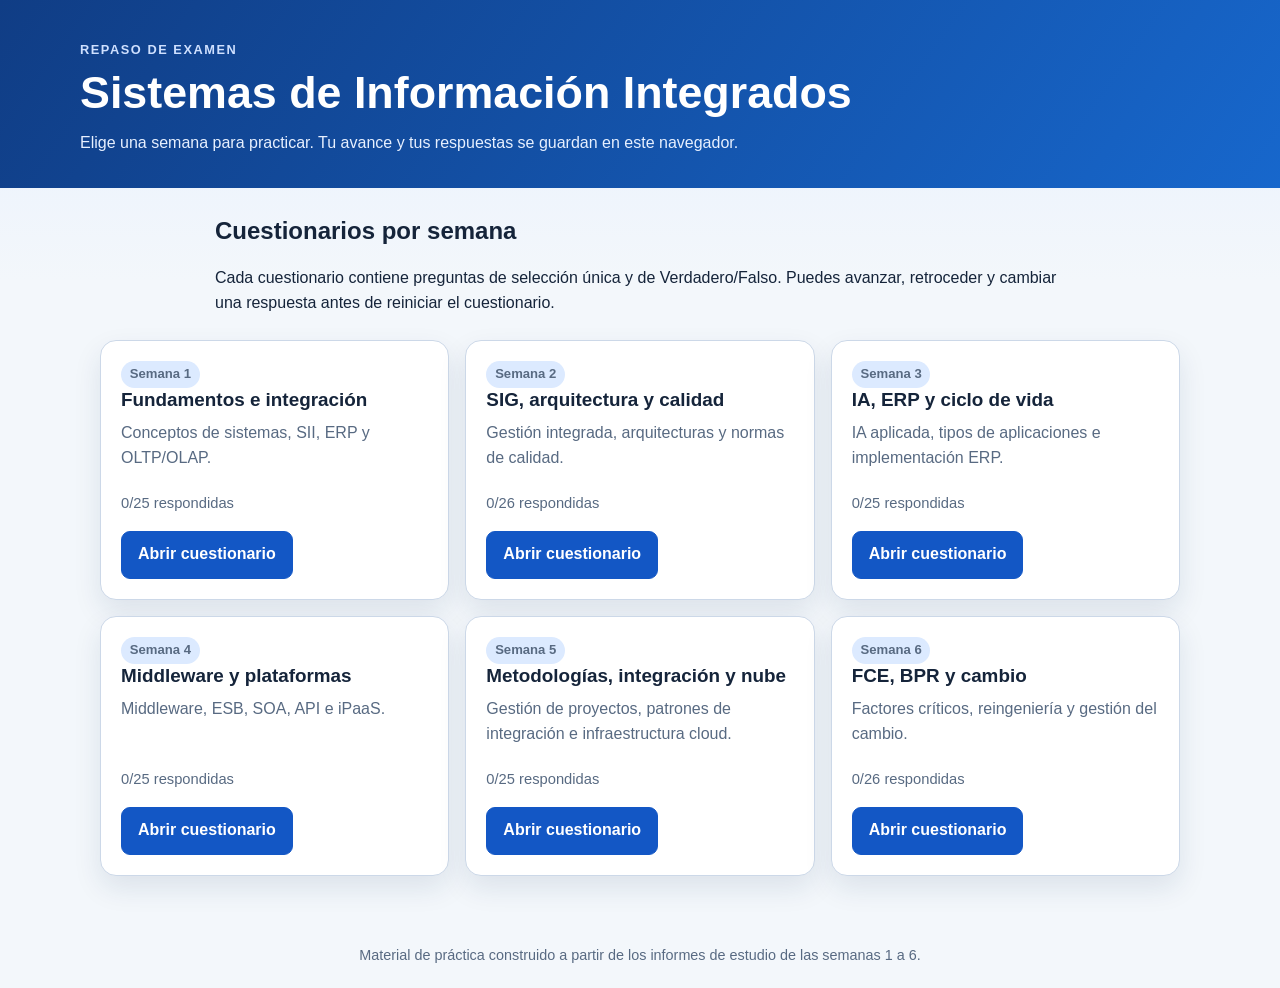
<file: Index.html>
<!doctype html>
<html lang="es">
<head>
  <meta charset="utf-8">
  <meta name="viewport" content="width=device-width, initial-scale=1">
  <meta name="description" content="Cuestionarios de repaso de Sistemas de Información Integrados.">
  <link rel="icon" href="data:image/svg+xml,%3Csvg xmlns='http://www.w3.org/2000/svg' viewBox='0 0 64 64'%3E%3Crect width='64' height='64' rx='14' fill='%231357c5'/%3E%3Ctext x='32' y='43' font-family='Arial,sans-serif' font-size='26' font-weight='bold' fill='%23fff' text-anchor='middle'%3ESII%3C/text%3E%3C/svg%3E">
  <title>Cuestionarios | Sistemas de Información Integrados</title>
  <link rel="stylesheet" href="styles.css">
  <script src="quiz-data.js" defer></script>
  <script src="quiz-app.js" defer></script>
</head>
<body>
  <header class="site-header">
    <div class="site-header__inner">
      <p class="eyebrow">Repaso de examen</p>
      <h1>Sistemas de Información Integrados</h1>
      <p class="site-header__lead">Elige una semana para practicar. Tu avance y tus respuestas se guardan en este navegador.</p>
    </div>
  </header>
  <main class="container" id="landing">
    <section class="landing-intro" aria-labelledby="landing-title">
      <h2 id="landing-title">Cuestionarios por semana</h2>
      <p>Cada cuestionario contiene preguntas de selección única y de Verdadero/Falso. Puedes avanzar, retroceder y cambiar una respuesta antes de reiniciar el cuestionario.</p>
    </section>
    <section class="quiz-grid" aria-label="Lista de cuestionarios">
      <article class="quiz-card" data-quiz-card="s1"><p class="quiz-card__week">Semana 1</p><h3>Fundamentos e integración</h3><p>Conceptos de sistemas, SII, ERP y OLTP/OLAP.</p><p class="quiz-card__meta" data-card-status>25 preguntas</p><a class="quiz-card__link" href="cuestionario-s1.html">Abrir cuestionario</a></article>
      <article class="quiz-card" data-quiz-card="s2"><p class="quiz-card__week">Semana 2</p><h3>SIG, arquitectura y calidad</h3><p>Gestión integrada, arquitecturas y normas de calidad.</p><p class="quiz-card__meta" data-card-status>26 preguntas</p><a class="quiz-card__link" href="cuestionario-s2.html">Abrir cuestionario</a></article>
      <article class="quiz-card" data-quiz-card="s3"><p class="quiz-card__week">Semana 3</p><h3>IA, ERP y ciclo de vida</h3><p>IA aplicada, tipos de aplicaciones e implementación ERP.</p><p class="quiz-card__meta" data-card-status>25 preguntas</p><a class="quiz-card__link" href="cuestionario-s3.html">Abrir cuestionario</a></article>
      <article class="quiz-card" data-quiz-card="s4"><p class="quiz-card__week">Semana 4</p><h3>Middleware y plataformas</h3><p>Middleware, ESB, SOA, API e iPaaS.</p><p class="quiz-card__meta" data-card-status>25 preguntas</p><a class="quiz-card__link" href="cuestionario-s4.html">Abrir cuestionario</a></article>
      <article class="quiz-card" data-quiz-card="s5"><p class="quiz-card__week">Semana 5</p><h3>Metodologías, integración y nube</h3><p>Gestión de proyectos, patrones de integración e infraestructura cloud.</p><p class="quiz-card__meta" data-card-status>25 preguntas</p><a class="quiz-card__link" href="cuestionario-s5.html">Abrir cuestionario</a></article>
      <article class="quiz-card" data-quiz-card="s6"><p class="quiz-card__week">Semana 6</p><h3>FCE, BPR y cambio</h3><p>Factores críticos, reingeniería y gestión del cambio.</p><p class="quiz-card__meta" data-card-status>26 preguntas</p><a class="quiz-card__link" href="cuestionario-s6.html">Abrir cuestionario</a></article>
    </section>
  </main>
  <footer class="site-footer">Material de práctica construido a partir de los informes de estudio de las semanas 1 a 6.</footer>
</body>
</html>
</file>
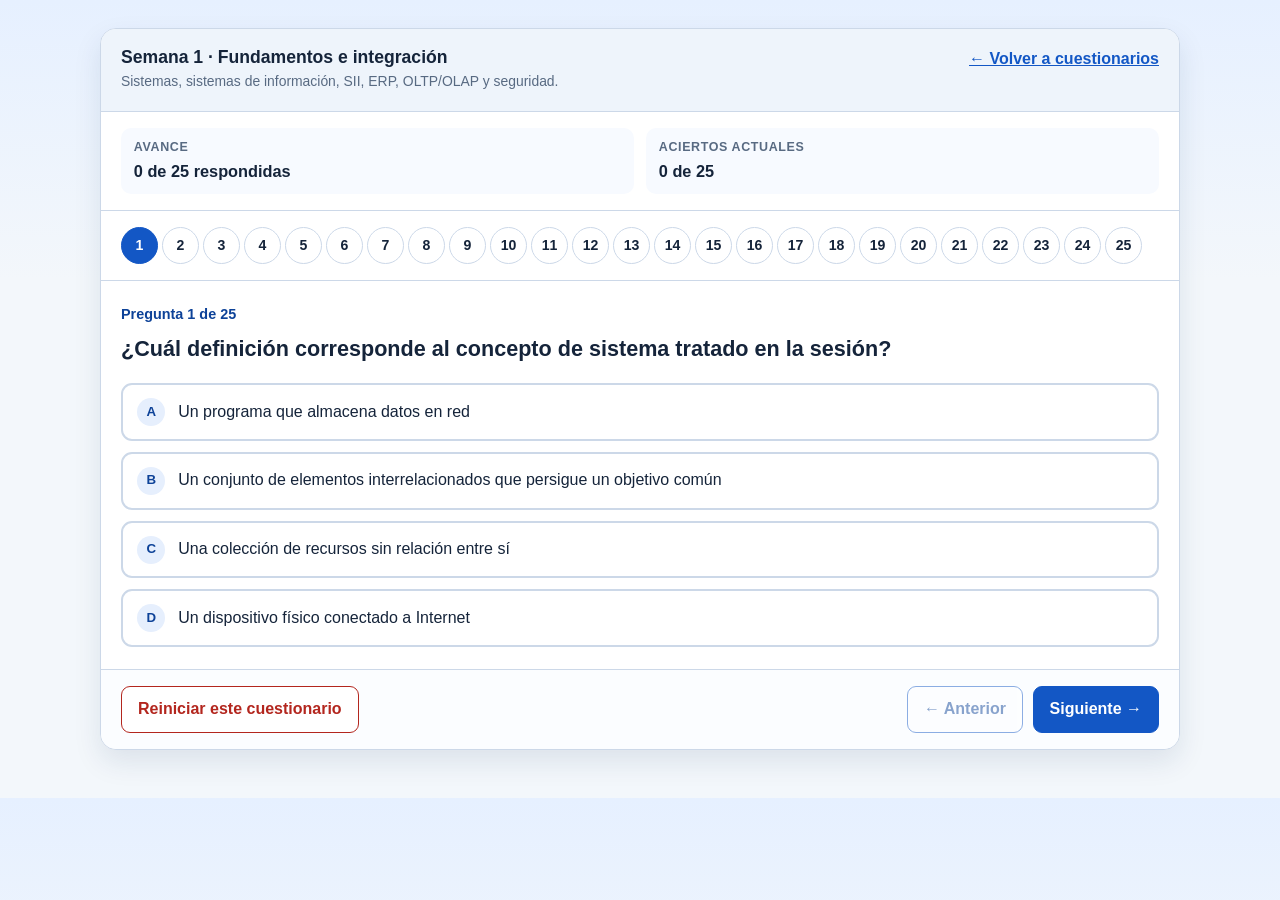
<file: cuestionario-s1.html>
<!doctype html>
<html lang="es"><head><meta charset="utf-8"><meta name="viewport" content="width=device-width, initial-scale=1"><link rel="icon" href="data:image/svg+xml,%3Csvg xmlns='http://www.w3.org/2000/svg' viewBox='0 0 64 64'%3E%3Crect width='64' height='64' rx='14' fill='%231357c5'/%3E%3Ctext x='32' y='43' font-family='Arial,sans-serif' font-size='26' font-weight='bold' fill='%23fff' text-anchor='middle'%3ESII%3C/text%3E%3C/svg%3E"><title>Cuestionario Semana 1</title><link rel="stylesheet" href="styles.css"><script src="quiz-data.js" defer></script><script src="quiz-app.js" defer></script></head><body><main class="container" id="quiz-app" data-quiz-id="s1"></main></body></html>
</file>
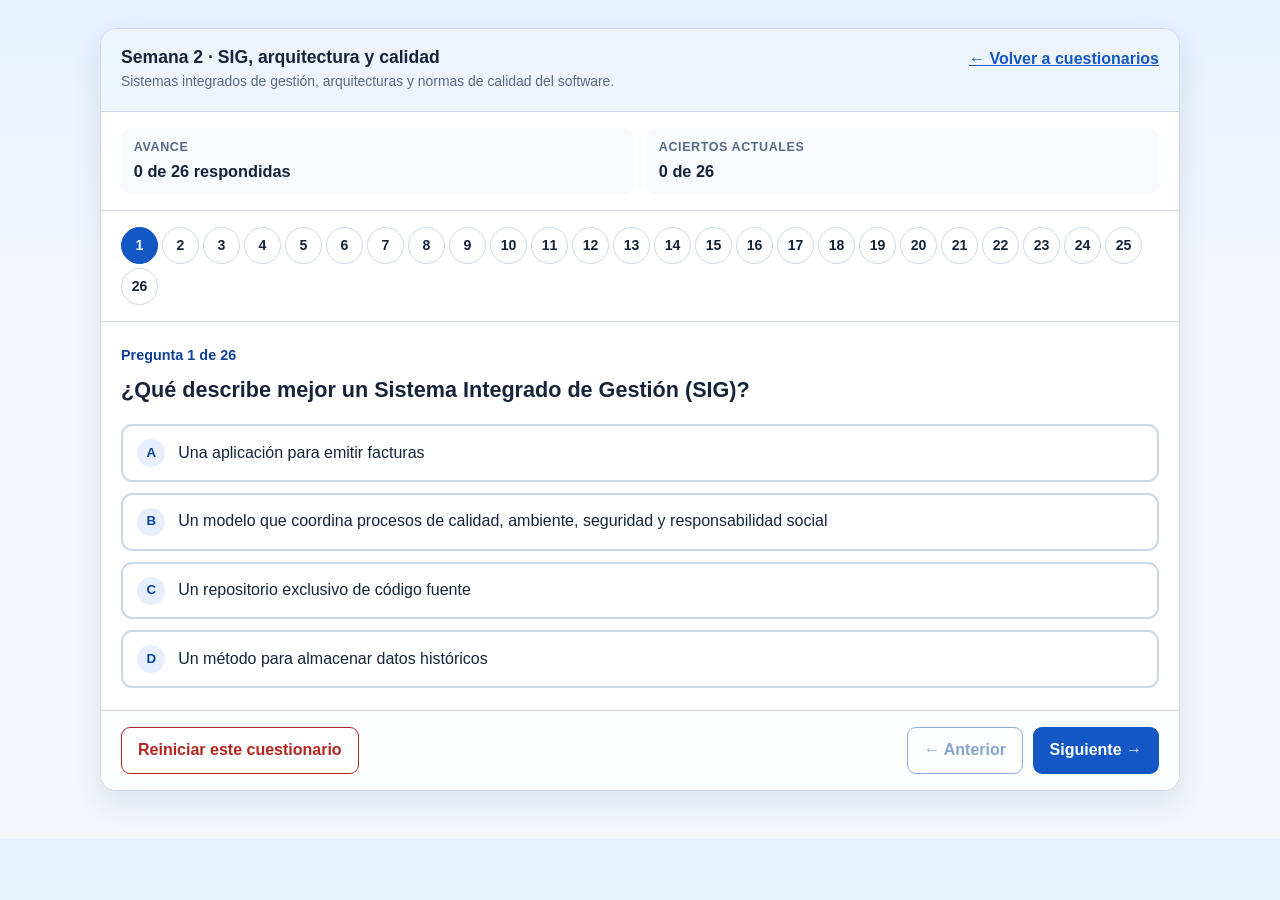
<file: cuestionario-s2.html>
<!doctype html>
<html lang="es"><head><meta charset="utf-8"><meta name="viewport" content="width=device-width, initial-scale=1"><link rel="icon" href="data:image/svg+xml,%3Csvg xmlns='http://www.w3.org/2000/svg' viewBox='0 0 64 64'%3E%3Crect width='64' height='64' rx='14' fill='%231357c5'/%3E%3Ctext x='32' y='43' font-family='Arial,sans-serif' font-size='26' font-weight='bold' fill='%23fff' text-anchor='middle'%3ESII%3C/text%3E%3C/svg%3E"><title>Cuestionario Semana 2</title><link rel="stylesheet" href="styles.css"><script src="quiz-data.js" defer></script><script src="quiz-app.js" defer></script></head><body><main class="container" id="quiz-app" data-quiz-id="s2"></main></body></html>
</file>
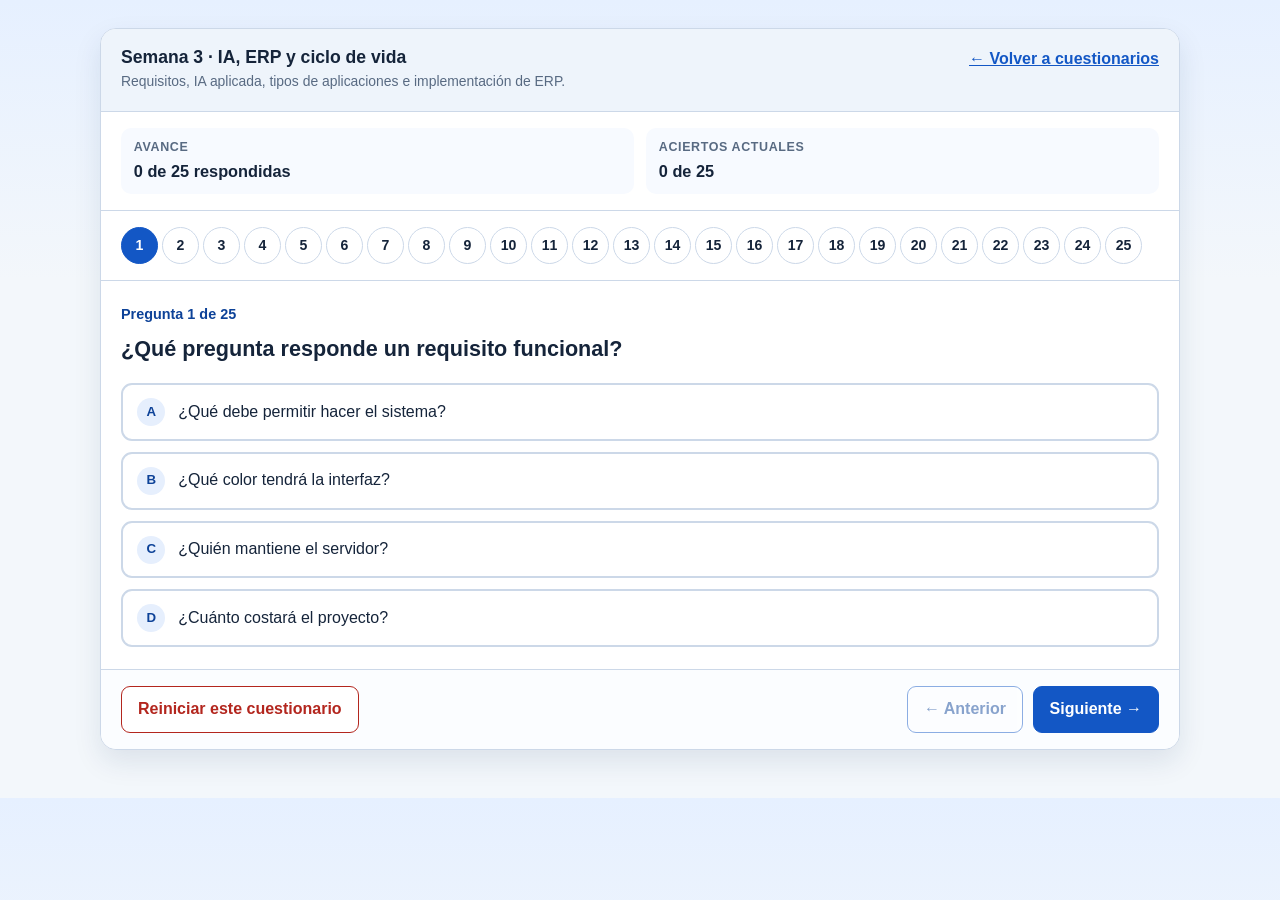
<file: cuestionario-s3.html>
<!doctype html>
<html lang="es"><head><meta charset="utf-8"><meta name="viewport" content="width=device-width, initial-scale=1"><link rel="icon" href="data:image/svg+xml,%3Csvg xmlns='http://www.w3.org/2000/svg' viewBox='0 0 64 64'%3E%3Crect width='64' height='64' rx='14' fill='%231357c5'/%3E%3Ctext x='32' y='43' font-family='Arial,sans-serif' font-size='26' font-weight='bold' fill='%23fff' text-anchor='middle'%3ESII%3C/text%3E%3C/svg%3E"><title>Cuestionario Semana 3</title><link rel="stylesheet" href="styles.css"><script src="quiz-data.js" defer></script><script src="quiz-app.js" defer></script></head><body><main class="container" id="quiz-app" data-quiz-id="s3"></main></body></html>
</file>
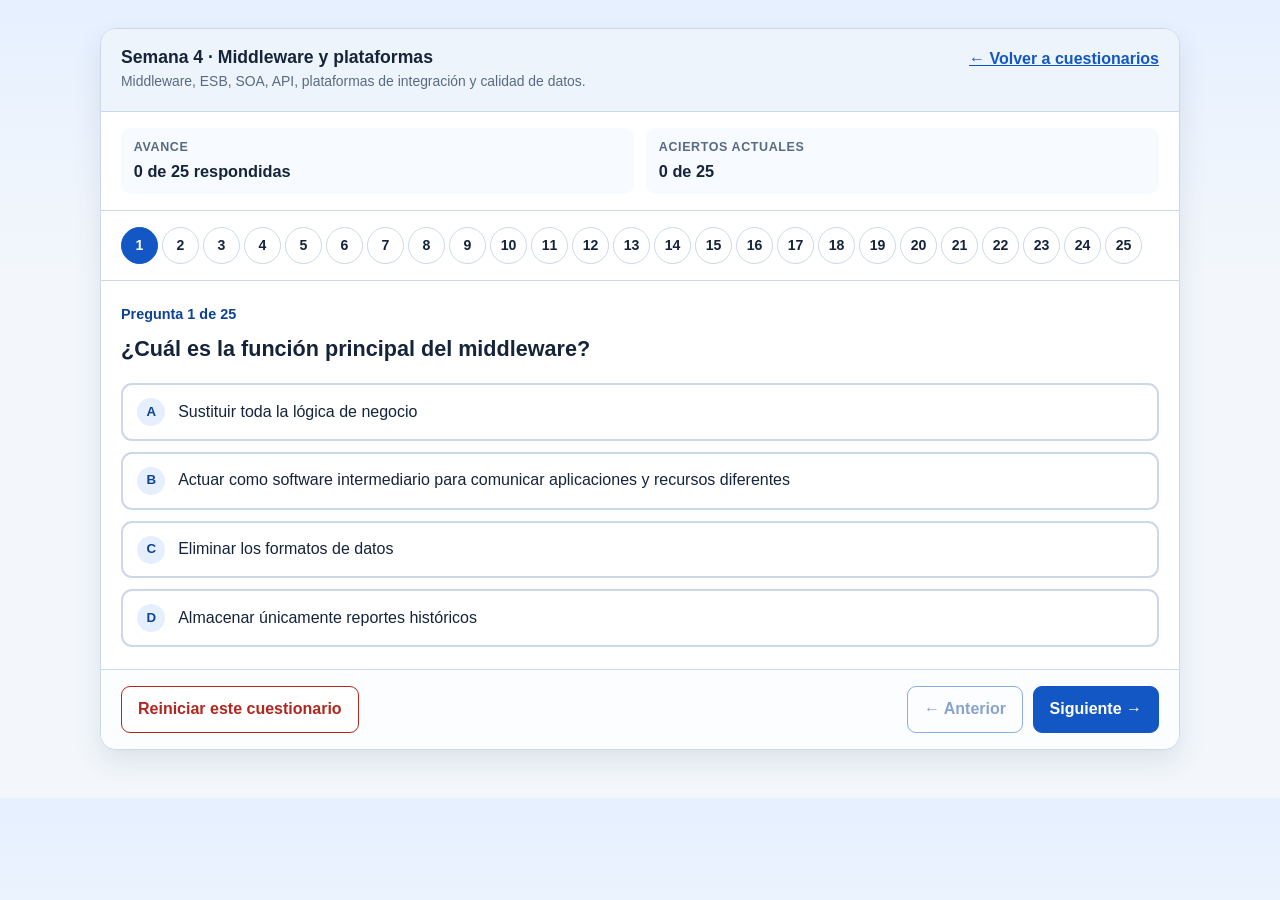
<file: cuestionario-s4.html>
<!doctype html>
<html lang="es"><head><meta charset="utf-8"><meta name="viewport" content="width=device-width, initial-scale=1"><link rel="icon" href="data:image/svg+xml,%3Csvg xmlns='http://www.w3.org/2000/svg' viewBox='0 0 64 64'%3E%3Crect width='64' height='64' rx='14' fill='%231357c5'/%3E%3Ctext x='32' y='43' font-family='Arial,sans-serif' font-size='26' font-weight='bold' fill='%23fff' text-anchor='middle'%3ESII%3C/text%3E%3C/svg%3E"><title>Cuestionario Semana 4</title><link rel="stylesheet" href="styles.css"><script src="quiz-data.js" defer></script><script src="quiz-app.js" defer></script></head><body><main class="container" id="quiz-app" data-quiz-id="s4"></main></body></html>
</file>
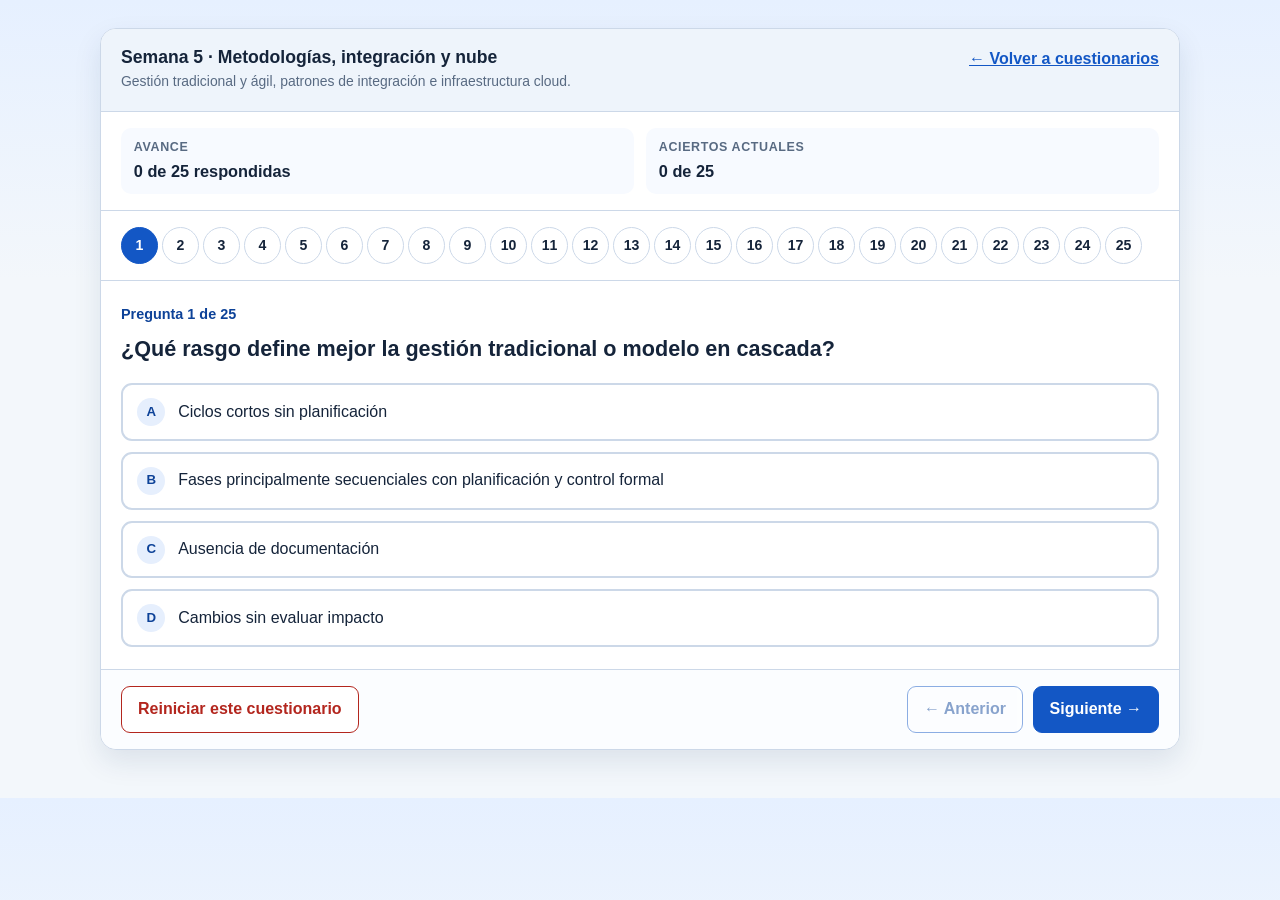
<file: cuestionario-s5.html>
<!doctype html>
<html lang="es"><head><meta charset="utf-8"><meta name="viewport" content="width=device-width, initial-scale=1"><link rel="icon" href="data:image/svg+xml,%3Csvg xmlns='http://www.w3.org/2000/svg' viewBox='0 0 64 64'%3E%3Crect width='64' height='64' rx='14' fill='%231357c5'/%3E%3Ctext x='32' y='43' font-family='Arial,sans-serif' font-size='26' font-weight='bold' fill='%23fff' text-anchor='middle'%3ESII%3C/text%3E%3C/svg%3E"><title>Cuestionario Semana 5</title><link rel="stylesheet" href="styles.css"><script src="quiz-data.js" defer></script><script src="quiz-app.js" defer></script></head><body><main class="container" id="quiz-app" data-quiz-id="s5"></main></body></html>
</file>
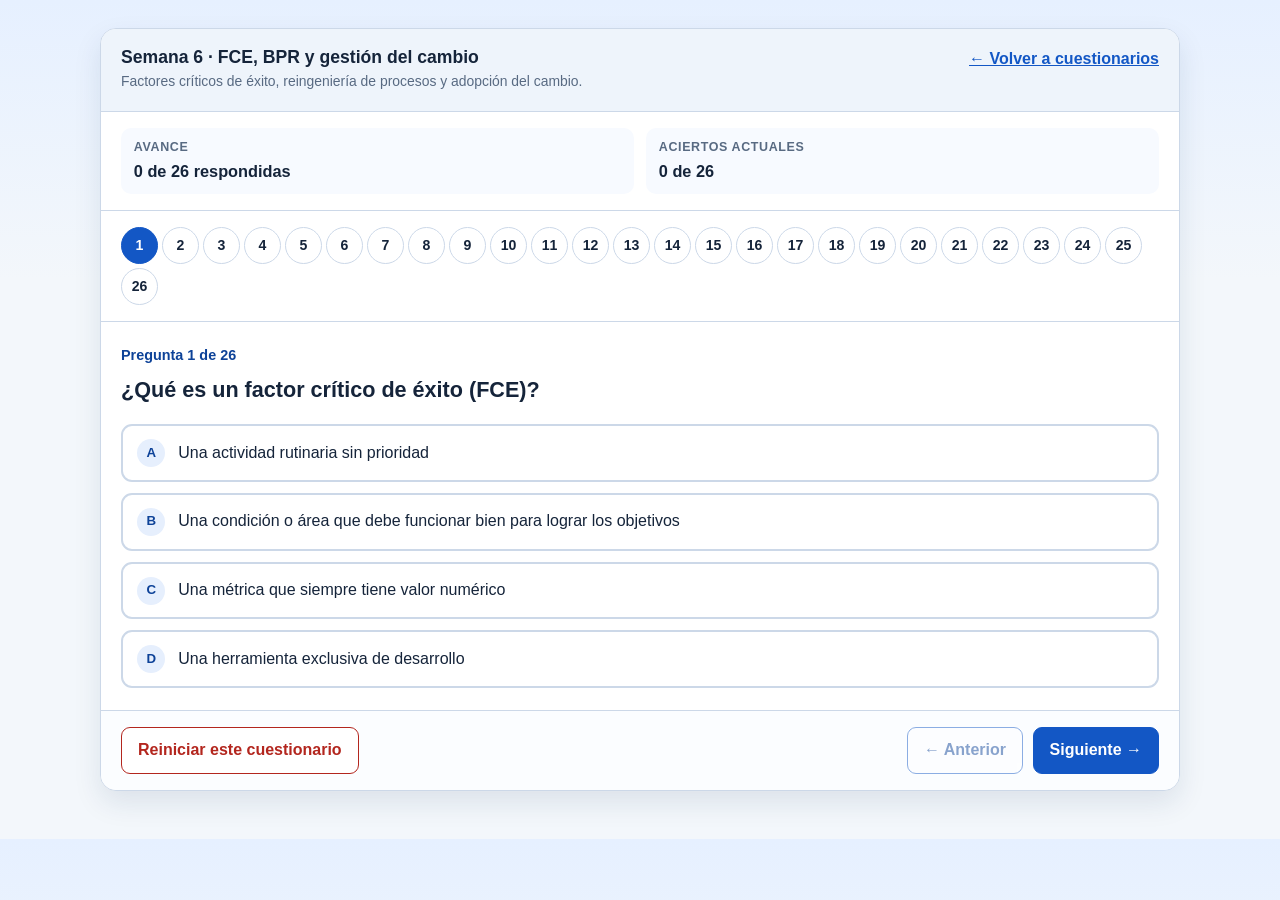
<file: cuestionario-s6.html>
<!doctype html>
<html lang="es"><head><meta charset="utf-8"><meta name="viewport" content="width=device-width, initial-scale=1"><link rel="icon" href="data:image/svg+xml,%3Csvg xmlns='http://www.w3.org/2000/svg' viewBox='0 0 64 64'%3E%3Crect width='64' height='64' rx='14' fill='%231357c5'/%3E%3Ctext x='32' y='43' font-family='Arial,sans-serif' font-size='26' font-weight='bold' fill='%23fff' text-anchor='middle'%3ESII%3C/text%3E%3C/svg%3E"><title>Cuestionario Semana 6</title><link rel="stylesheet" href="styles.css"><script src="quiz-data.js" defer></script><script src="quiz-app.js" defer></script></head><body><main class="container" id="quiz-app" data-quiz-id="s6"></main></body></html>
</file>
<file: styles.css>
:root {
  --bg: #f3f7fb;
  --surface: #ffffff;
  --surface-muted: #eef4fb;
  --text: #15243a;
  --muted: #586a82;
  --primary: #1357c5;
  --primary-dark: #0d4298;
  --border: #ccd8e8;
  --success: #117447;
  --success-bg: #e8f7ef;
  --danger: #b3261e;
  --danger-bg: #fdecea;
  --warning: #805900;
  --shadow: 0 12px 28px rgba(23, 47, 84, 0.1);
  --radius: 16px;
}

* { box-sizing: border-box; }

html { scroll-behavior: smooth; }

body {
  margin: 0;
  min-width: 320px;
  color: var(--text);
  background: linear-gradient(180deg, #e6f0ff 0, var(--bg) 280px);
  font-family: Inter, "Segoe UI", Roboto, Arial, sans-serif;
  line-height: 1.55;
}

a { color: var(--primary); }

button, a { -webkit-tap-highlight-color: transparent; }

button {
  font: inherit;
  cursor: pointer;
}

button:focus-visible, a:focus-visible {
  outline: 3px solid #f0a500;
  outline-offset: 3px;
}

.site-header {
  padding: 2.5rem 1.25rem 2rem;
  color: #fff;
  background: linear-gradient(125deg, #103d85, #1767cc);
}

.site-header__inner, .container {
  width: min(100%, 1120px);
  margin: 0 auto;
}

.eyebrow {
  margin: 0 0 .45rem;
  color: #cfe0ff;
  font-size: .8rem;
  font-weight: 800;
  letter-spacing: .12em;
  text-transform: uppercase;
}

h1, h2, h3, p { overflow-wrap: anywhere; }

h1 { margin: 0; font-size: clamp(1.8rem, 4vw, 2.8rem); line-height: 1.15; }
h2 { line-height: 1.25; }

.site-header__lead {
  max-width: 780px;
  margin: .8rem 0 0;
  color: #e7f0ff;
}

.container { padding: 1.75rem 1.25rem 3rem; }

.landing-intro {
  max-width: 850px;
  margin: 0 auto 1.5rem;
}

.landing-intro h2 { margin-top: 0; }

.quiz-grid {
  display: grid;
  grid-template-columns: repeat(auto-fit, minmax(260px, 1fr));
  gap: 1rem;
}

.quiz-card, .quiz-shell, .summary-card {
  border: 1px solid var(--border);
  border-radius: var(--radius);
  background: var(--surface);
  box-shadow: var(--shadow);
}

.quiz-card {
  display: flex;
  min-height: 260px;
  padding: 1.25rem;
  flex-direction: column;
}

.quiz-card__week {
  display: inline-flex;
  width: fit-content;
  margin: 0 0 .75rem;
  padding: .22rem .55rem;
  border-radius: 999px;
  color: var(--primary-dark);
  background: #dceaff;
  font-size: .82rem;
  font-weight: 800;
}

.quiz-card h3 { margin: 0 0 .55rem; font-size: 1.18rem; line-height: 1.28; }
.quiz-card p { margin: 0; color: var(--muted); }
.quiz-card__meta { margin-top: auto !important; padding-top: 1.1rem; font-size: .92rem; }

.quiz-card__link, .button {
  display: inline-flex;
  width: fit-content;
  min-height: 44px;
  align-items: center;
  justify-content: center;
  margin-top: 1rem;
  padding: .65rem 1rem;
  border: 1px solid var(--primary);
  border-radius: 9px;
  color: #fff;
  background: var(--primary);
  font-weight: 750;
  text-decoration: none;
}

.quiz-card__link:hover, .button:hover { border-color: var(--primary-dark); background: var(--primary-dark); }
.button--secondary { color: var(--primary-dark); background: #fff; }
.button--secondary:hover { color: #fff; }
.button--danger { border-color: var(--danger); color: var(--danger); background: #fff; }
.button--danger:hover { border-color: var(--danger); color: #fff; background: var(--danger); }
.button:disabled { cursor: not-allowed; opacity: .48; }

.quiz-shell { overflow: hidden; }

.quiz-topbar {
  display: flex;
  align-items: flex-start;
  justify-content: space-between;
  gap: 1rem;
  padding: 1.15rem 1.25rem;
  border-bottom: 1px solid var(--border);
  background: var(--surface-muted);
}

.quiz-topbar__title { margin: 0; font-size: 1.1rem; }
.quiz-topbar__source { margin: .2rem 0 0; color: var(--muted); font-size: .87rem; }
.back-link { font-weight: 700; white-space: nowrap; }

.quiz-status {
  display: grid;
  grid-template-columns: 1fr 1fr;
  gap: .75rem;
  padding: 1rem 1.25rem;
  border-bottom: 1px solid var(--border);
}

.status-item {
  padding: .65rem .8rem;
  border-radius: 10px;
  background: #f7faff;
}

.status-item span { display: block; color: var(--muted); font-size: .78rem; font-weight: 700; text-transform: uppercase; letter-spacing: .05em; }
.status-item strong { display: block; margin-top: .08rem; font-size: 1.02rem; }

.question-nav {
  display: flex;
  gap: .25rem;
  overflow-x: auto;
  padding: 1rem 1.25rem;
  border-bottom: 1px solid var(--border);
  scrollbar-width: thin;
  scrollbar-color: #b6c7dc transparent;
}

.question-nav::-webkit-scrollbar { height: 7px; }
.question-nav::-webkit-scrollbar-track { background: transparent; }
.question-nav::-webkit-scrollbar-thumb { border-radius: 999px; background: #b6c7dc; }
.question-nav::-webkit-scrollbar-thumb:hover { background: #93abc7; }

.question-nav__button {
  width: 37px;
  height: 37px;
  flex: 0 0 auto;
  border: 1px solid var(--border);
  border-radius: 50%;
  color: var(--text);
  background: #fff;
  font-size: .88rem;
  font-weight: 750;
}

.question-nav__button:hover { border-color: var(--primary); color: var(--primary); }
.question-nav__button.is-current { border-color: var(--primary); color: #fff; background: var(--primary); }
.question-nav__button.is-answered:not(.is-current) { border-color: #80b899; color: var(--success); background: var(--success-bg); }

.question-content { padding: 1.35rem 1.25rem; }
.question-kicker { margin: 0 0 .55rem; color: var(--primary-dark); font-size: .9rem; font-weight: 800; }
.question-prompt { margin: 0 0 1.2rem; font-size: clamp(1.1rem, 2vw, 1.35rem); line-height: 1.38; }

fieldset { min-width: 0; margin: 0; padding: 0; border: 0; }
legend { position: absolute; width: 1px; height: 1px; overflow: hidden; clip: rect(0, 0, 0, 0); white-space: nowrap; }

.options { display: grid; gap: .7rem; }

.option {
  display: flex;
  width: 100%;
  min-height: 54px;
  align-items: center;
  gap: .8rem;
  padding: .8rem .9rem;
  border: 2px solid var(--border);
  border-radius: 11px;
  color: var(--text);
  background: #fff;
  text-align: left;
  transition: border-color .12s ease, background .12s ease, transform .12s ease;
}

.option:hover { border-color: #8aaee3; transform: translateY(-1px); }
.option__letter { display: grid; width: 28px; height: 28px; flex: 0 0 28px; place-items: center; border-radius: 50%; color: var(--primary-dark); background: #e6effd; font-size: .83rem; font-weight: 850; }
.option.is-selected { border-color: var(--primary); background: #eef5ff; }
.option.is-correct { border-color: var(--success); background: var(--success-bg); }
.option.is-wrong { border-color: var(--danger); background: var(--danger-bg); }

.feedback {
  margin-top: 1rem;
  padding: 1rem;
  border: 1px solid;
  border-radius: 11px;
}

.feedback h3 { margin: 0 0 .35rem; font-size: 1rem; }
.feedback p { margin: 0; }
.feedback.is-correct { border-color: #83c4a1; color: #07542f; background: var(--success-bg); }
.feedback.is-wrong { border-color: #e7a09c; color: #7f1612; background: var(--danger-bg); }

.quiz-actions {
  display: flex;
  align-items: center;
  justify-content: space-between;
  gap: .75rem;
  padding: 1rem 1.25rem;
  border-top: 1px solid var(--border);
  background: #fbfdff;
}

.quiz-actions__group { display: flex; flex-wrap: wrap; gap: .6rem; }
.quiz-actions .button { margin: 0; }

.summary-card {
  margin-top: 1.25rem;
  padding: 1.2rem;
  background: #f5fbf7;
}

.summary-card h2 { margin: 0 0 .45rem; font-size: 1.25rem; }
.summary-card p { margin: .25rem 0; }
.summary-card.is-complete { border-color: #8bcaa6; }

.site-footer {
  padding: 1.3rem;
  color: var(--muted);
  font-size: .9rem;
  text-align: center;
}

.sr-only {
  position: absolute;
  width: 1px;
  height: 1px;
  overflow: hidden;
  clip: rect(0, 0, 0, 0);
  white-space: nowrap;
}

@media (min-width: 900px) {
  .question-nav { flex-wrap: wrap; overflow: visible; }
}

@media (max-width: 560px) {
  .site-header { padding-top: 2rem; }
  .container { padding: 1.1rem .8rem 2rem; }
  .quiz-topbar { align-items: stretch; flex-direction: column; }
  .quiz-status { grid-template-columns: 1fr; }
  .question-content { padding: 1.1rem .9rem; }
  .question-nav, .quiz-actions { padding-right: .9rem; padding-left: .9rem; }
  .quiz-actions { align-items: stretch; flex-direction: column-reverse; }
  .quiz-actions__group { justify-content: space-between; }
  .quiz-actions__group .button { flex: 1 1 0; }
  .button--danger { width: 100%; }
}
</file>
